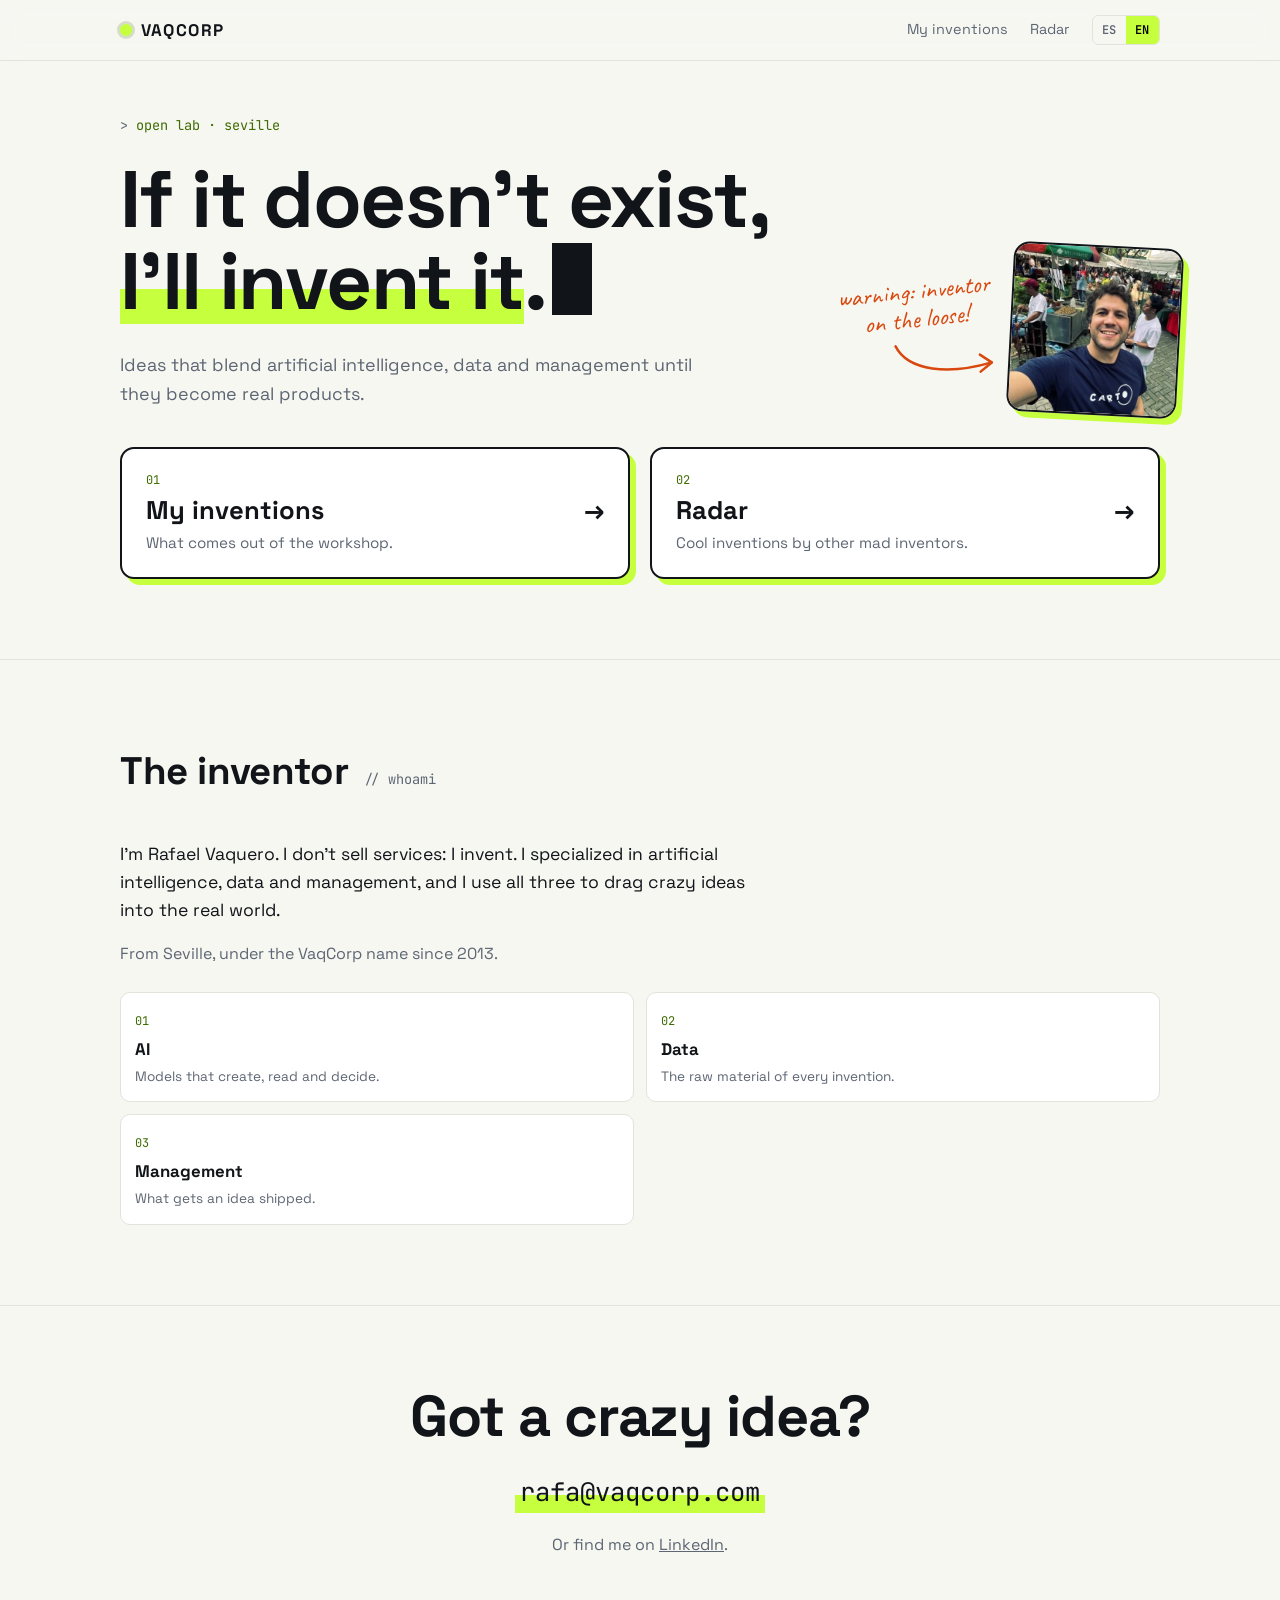
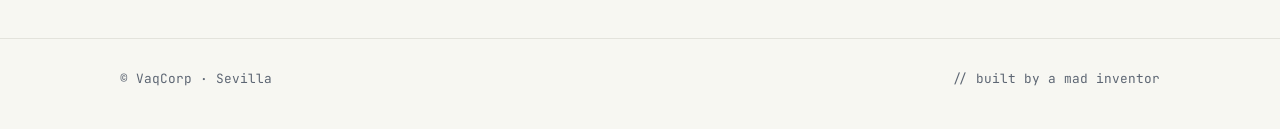
<file: index.html>
<!DOCTYPE html>
<html lang="es" data-lang="es">
<head>
<meta charset="UTF-8" />
<meta name="viewport" content="width=device-width, initial-scale=1.0" />
<title>VaqCorp · Rafael Vaquero</title>
<meta name="description" content="VaqCorp — el laboratorio de Rafael Vaquero. IA, datos y gestión convertidos en inventos." />
<link rel="icon" href="data:image/svg+xml,%3Csvg xmlns=%22http://www.w3.org/2000/svg%22 viewBox=%220 0 16 16%22%3E%3Ccircle cx=%228%22 cy=%228%22 r=%227%22 fill=%22%23c6ff3d%22 stroke=%22%23111418%22 stroke-width=%221.5%22/%3E%3C/svg%3E">
<meta property="og:title" content="VaqCorp · Rafael Vaquero" />
<meta property="og:description" content="Inventos con IA, datos y gestión. / Inventions with AI, data and management." />
<meta property="og:image" content="https://vaqcorp.com/img/rafael.webp" />
<link rel="preconnect" href="https://fonts.googleapis.com">
<link rel="preconnect" href="https://fonts.gstatic.com" crossorigin>
<link href="https://fonts.googleapis.com/css2?family=Space+Grotesk:wght@400;500;700&family=JetBrains+Mono:wght@400;600&family=Caveat:wght@600;700&display=swap" rel="stylesheet">
<link rel="stylesheet" href="site.css">
<link rel="stylesheet" href="home.css">
</head>
<body>
<nav><div class="wrap">
  <a class="logo" href="./"><i></i>VAQCORP</a>
  <div class="links">
    <a href="inventos.html"><span lang="es">Mis inventos</span><span lang="en">My inventions</span></a>
    <a href="radar.html">Radar</a>
    <div class="lang" role="group" aria-label="Idioma / Language">
      <button data-set-lang="es">ES</button><button data-set-lang="en">EN</button>
    </div>
  </div>
</div></nav>

<header class="hero"><div class="wrap">
  <p class="tag mono"><span lang="es">laboratorio abierto · sevilla</span><span lang="en">open lab · seville</span></p>
  <h1><span lang="es">Si no existe, <em>lo invento</em>.</span><span lang="en">If it doesn't exist, <em>I'll invent it</em>.</span><span class="cursor"></span></h1>
  <p class="lede"><span lang="es">Ideas que combinan inteligencia artificial, datos y gestión hasta convertirse en productos reales.</span><span lang="en">Ideas that blend artificial intelligence, data and management until they become real products.</span></p>
  <div class="hero-portrait">
    <div class="note hand" aria-hidden="true">
      <span lang="es">¡cuidado, inventor<br>suelto!</span><span lang="en">warning: inventor<br>on the loose!</span>
      <svg width="110" height="44" viewBox="0 0 110 44" fill="none" stroke="currentColor" stroke-width="2.5" stroke-linecap="round" stroke-linejoin="round"><path d="M10 4 C 20 30, 60 38, 104 30"/><path d="M93 21 L104 30 L92 38"/></svg>
    </div>
    <img class="photo" src="img/rafael.webp" alt="Rafael Vaquero" width="400" height="400">
  </div>
  <div class="hub">
    <a href="inventos.html">
      <span class="mono">01</span>
      <strong><span><span lang="es">Mis inventos</span><span lang="en">My inventions</span></span><span>→</span></strong>
      <p><span lang="es">Lo que sale del taller.</span><span lang="en">What comes out of the workshop.</span></p>
    </a>
    <a href="radar.html">
      <span class="mono">02</span>
      <strong><span>Radar</span><span>→</span></strong>
      <p><span lang="es">Inventos geniales de otros inventores locos.</span><span lang="en">Cool inventions by other mad inventors.</span></p>
    </a>
  </div>
</div></header>

<section id="inventor"><div class="wrap">
  <div class="sec-h"><h2><span lang="es">El inventor</span><span lang="en">The inventor</span></h2><span class="mono">// whoami</span></div>
  <div class="about">
    <div>
      <p><span lang="es">Soy Rafael Vaquero. No vendo servicios: invento. Me especialicé en inteligencia artificial, datos y gestión, y uso las tres cosas para llevar ideas locas hasta el mundo real.</span><span lang="en">I'm Rafael Vaquero. I don't sell services: I invent. I specialized in artificial intelligence, data and management, and I use all three to drag crazy ideas into the real world.</span></p>
      <p class="muted"><span lang="es">Desde Sevilla, bajo el nombre de VaqCorp desde 2013.</span><span lang="en">From Seville, under the VaqCorp name since 2013.</span></p>
      <div class="pillars">
        <div class="pillar"><span class="mono">01</span><h4>AI</h4><p><span lang="es">Modelos que crean, leen y deciden.</span><span lang="en">Models that create, read and decide.</span></p></div>
        <div class="pillar"><span class="mono">02</span><h4><span lang="es">Datos</span><span lang="en">Data</span></h4><p><span lang="es">La materia prima de cada invento.</span><span lang="en">The raw material of every invention.</span></p></div>
        <div class="pillar"><span class="mono">03</span><h4><span lang="es">Gestión</span><span lang="en">Management</span></h4><p><span lang="es">Lo que hace que una idea se lance.</span><span lang="en">What gets an idea shipped.</span></p></div>
      </div>
    </div>
  </div>
</div></section>

<section id="contacto" class="contact"><div class="wrap">
  <h2><span lang="es">¿Tienes una idea loca?</span><span lang="en">Got a crazy idea?</span></h2>
  <a class="mail mono" href="mailto:rafa@vaqcorp.com">rafa@vaqcorp.com</a>
  <p class="sub"><span lang="es">O escríbeme en</span><span lang="en">Or find me on</span> <a href="https://www.linkedin.com/in/rafael-vaquero-4687ab69/" target="_blank" rel="noopener">LinkedIn</a>.</p>
</div></section>

<footer><div class="wrap mono"><span>© VaqCorp · Sevilla</span><span>// built by a mad inventor</span></div></footer>
<script src="site.js"></script>
</body>
</html>
</file>
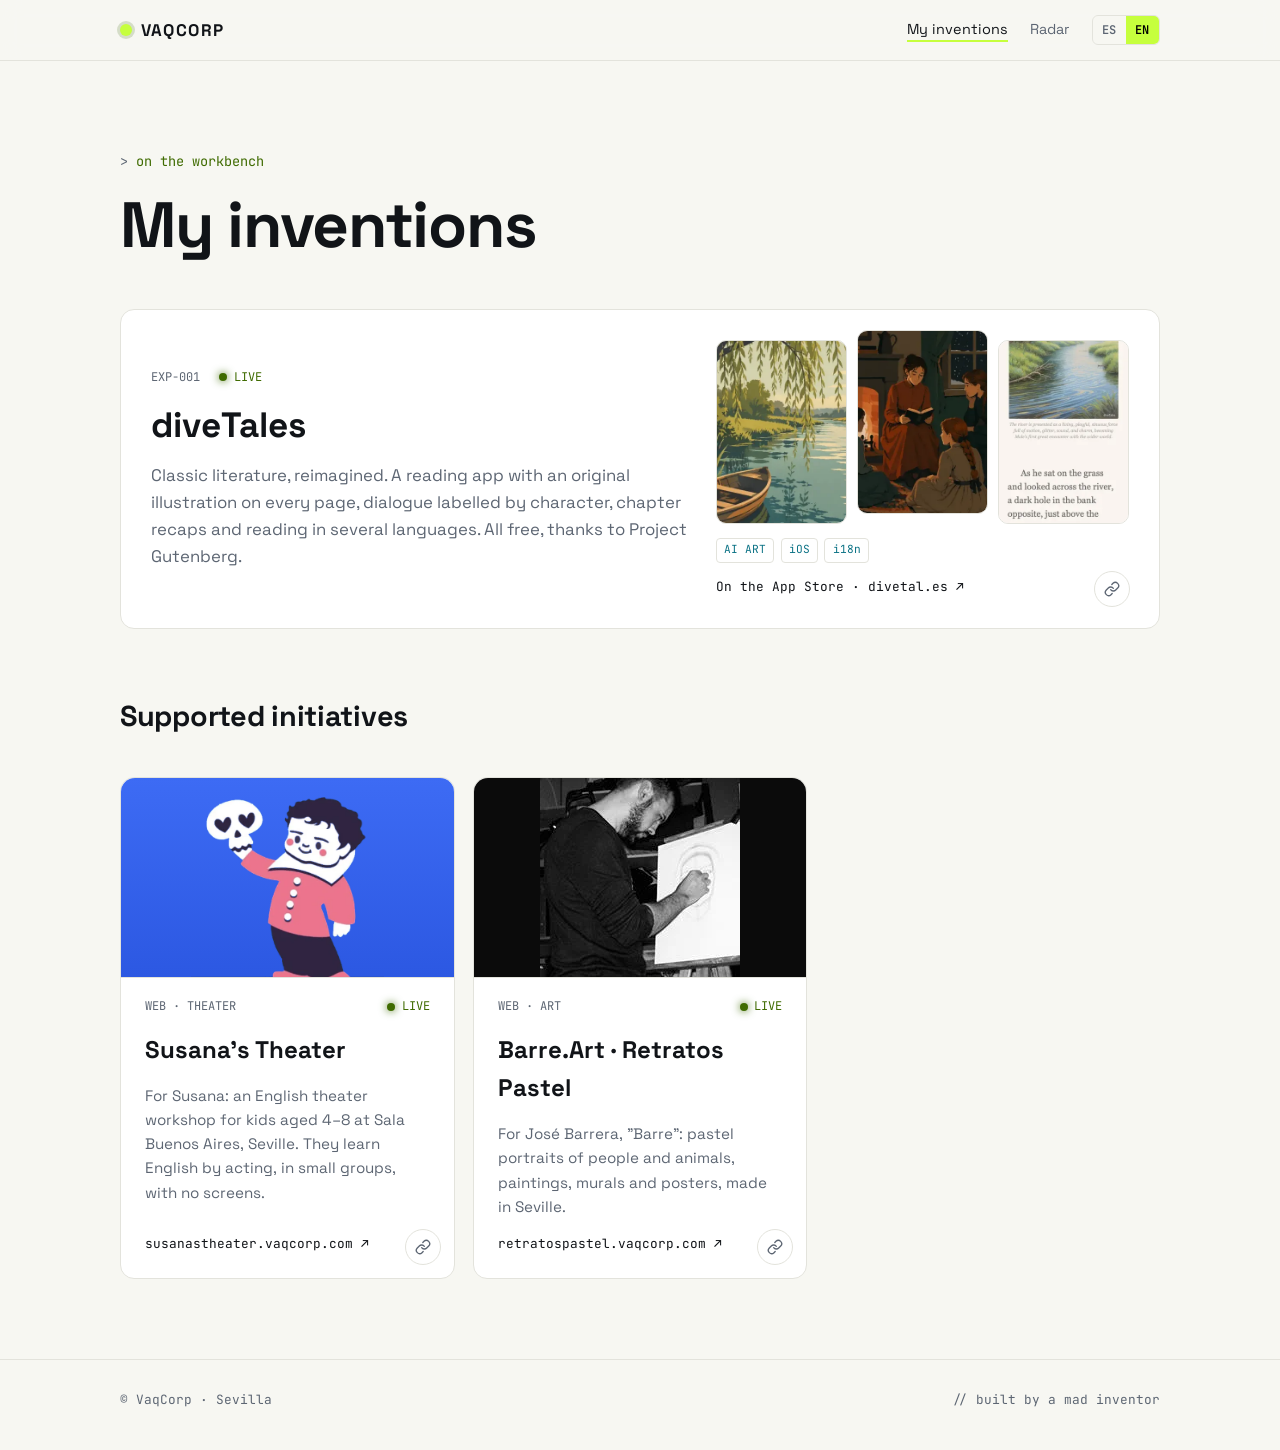
<file: inventos.html>
<!DOCTYPE html>
<html lang="es" data-lang="es">
<head>
<meta charset="UTF-8" />
<meta name="viewport" content="width=device-width, initial-scale=1.0" />
<title>Mis inventos · VaqCorp</title>
<meta name="description" content="Los inventos de Rafael Vaquero y las iniciativas que apoya VaqCorp." />
<meta property="og:title" content="Mis inventos · VaqCorp" />
<meta property="og:description" content="Los inventos de Rafael Vaquero y las iniciativas que apoya VaqCorp. / Rafael Vaquero's inventions and the initiatives VaqCorp supports." />
<meta property="og:image" content="https://vaqcorp.com/img/divetales-1.webp" />
<meta property="og:url" content="https://vaqcorp.com/inventos.html" />
<meta name="twitter:card" content="summary_large_image" />
<link rel="icon" href="data:image/svg+xml,%3Csvg xmlns=%22http://www.w3.org/2000/svg%22 viewBox=%220 0 16 16%22%3E%3Ccircle cx=%228%22 cy=%228%22 r=%227%22 fill=%22%23c6ff3d%22 stroke=%22%23111418%22 stroke-width=%221.5%22/%3E%3C/svg%3E">
<link rel="preconnect" href="https://fonts.googleapis.com">
<link rel="preconnect" href="https://fonts.gstatic.com" crossorigin>
<link href="https://fonts.googleapis.com/css2?family=Space+Grotesk:wght@400;500;700&family=JetBrains+Mono:wght@400;600&display=swap" rel="stylesheet">
<link rel="stylesheet" href="site.css">
</head>
<body>
<nav><div class="wrap">
  <a class="logo" href="./"><i></i>VAQCORP</a>
  <div class="links">
    <a href="inventos.html" aria-current="page"><span lang="es">Mis inventos</span><span lang="en">My inventions</span></a>
    <a href="radar.html">Radar</a>
    <div class="lang" role="group" aria-label="Idioma / Language">
      <button data-set-lang="es">ES</button><button data-set-lang="en">EN</button>
    </div>
  </div>
</div></nav>

<header class="page-head"><div class="wrap">
  <p class="tag mono"><span lang="es">en el banco de pruebas</span><span lang="en">on the workbench</span></p>
  <h1><span lang="es">Mis inventos</span><span lang="en">My inventions</span></h1>
</div></header>

<main><div class="wrap">
  <a class="exp feature" id="divetales" href="https://divetal.es" target="_blank" rel="noopener">
    <div>
      <div class="exp-top mono"><span>EXP-001</span><span class="status live">LIVE</span></div>
      <h3>diveTales</h3>
      <p><span lang="es">Los clásicos de la literatura, reimaginados. Una app de lectura con una ilustración original en cada página, diálogos etiquetados por personaje, resúmenes por capítulo y lectura en varios idiomas. Todo gratis, gracias a Project Gutenberg.</span><span lang="en">Classic literature, reimagined. A reading app with an original illustration on every page, dialogue labelled by character, chapter recaps and reading in several languages. All free, thanks to Project Gutenberg.</span></p>
    </div>
    <div class="feature-side">
      <div class="shots">
        <img src="img/divetales-1.webp" alt="" width="300" height="420" loading="lazy">
        <img src="img/divetales-2.webp" alt="" width="300" height="420" loading="lazy">
        <img src="img/divetales-3.webp" alt="" width="300" height="420" loading="lazy">
      </div>
      <div class="stack mono"><span>AI ART</span><span>iOS</span><span>i18n</span></div>
      <span class="go mono"><span lang="es">Disponible en App Store</span><span lang="en">On the App Store</span> · divetal.es ↗</span>
    </div>
  </a>

  <div class="sec-h sub"><h2><span lang="es">Iniciativas apoyadas</span><span lang="en">Supported initiatives</span></h2></div>
  <div class="exps" style="margin-bottom:80px">
    <a class="exp" id="susanas-theater" href="https://susanastheater.vaqcorp.com" target="_blank" rel="noopener">
      <div class="thumb thumb-susana"><img src="img/susana.webp" alt="" width="480" height="449" loading="lazy"></div>
      <div class="exp-top mono"><span><span lang="es">WEB · TEATRO</span><span lang="en">WEB · THEATER</span></span><span class="status live">LIVE</span></div>
      <h3>Susana's Theater</h3>
      <p><span lang="es">Para Susana: un taller de teatro en inglés para niños de 4 a 8 años en la Sala Buenos Aires de Sevilla. Aprenden inglés actuando, en grupos reducidos y sin pantallas.</span><span lang="en">For Susana: an English theater workshop for kids aged 4–8 at Sala Buenos Aires, Seville. They learn English by acting, in small groups, with no screens.</span></p>
      <span class="go mono">susanastheater.vaqcorp.com ↗</span>
    </a>
    <a class="exp" id="barre-art" href="http://retratospastel.vaqcorp.com" target="_blank" rel="noopener">
      <div class="thumb thumb-barre"><img src="img/barre.webp" alt="José Barrera dibujando un retrato" width="200" height="200" loading="lazy"></div>
      <div class="exp-top mono"><span><span lang="es">WEB · ARTE</span><span lang="en">WEB · ART</span></span><span class="status live">LIVE</span></div>
      <h3>Barre.Art · Retratos Pastel</h3>
      <p><span lang="es">Para José Barrera, «Barre»: retratos al pastel de personas y animales, cuadros, murales y carteles, pintados en Sevilla.</span><span lang="en">For José Barrera, "Barre": pastel portraits of people and animals, paintings, murals and posters, made in Seville.</span></p>
      <span class="go mono">retratospastel.vaqcorp.com ↗</span>
    </a>
  </div>
</div></main>

<footer><div class="wrap mono"><span>© VaqCorp · Sevilla</span><span>// built by a mad inventor</span></div></footer>
<script src="site.js"></script>
<script src="share.js"></script>
</body>
</html>
</file>
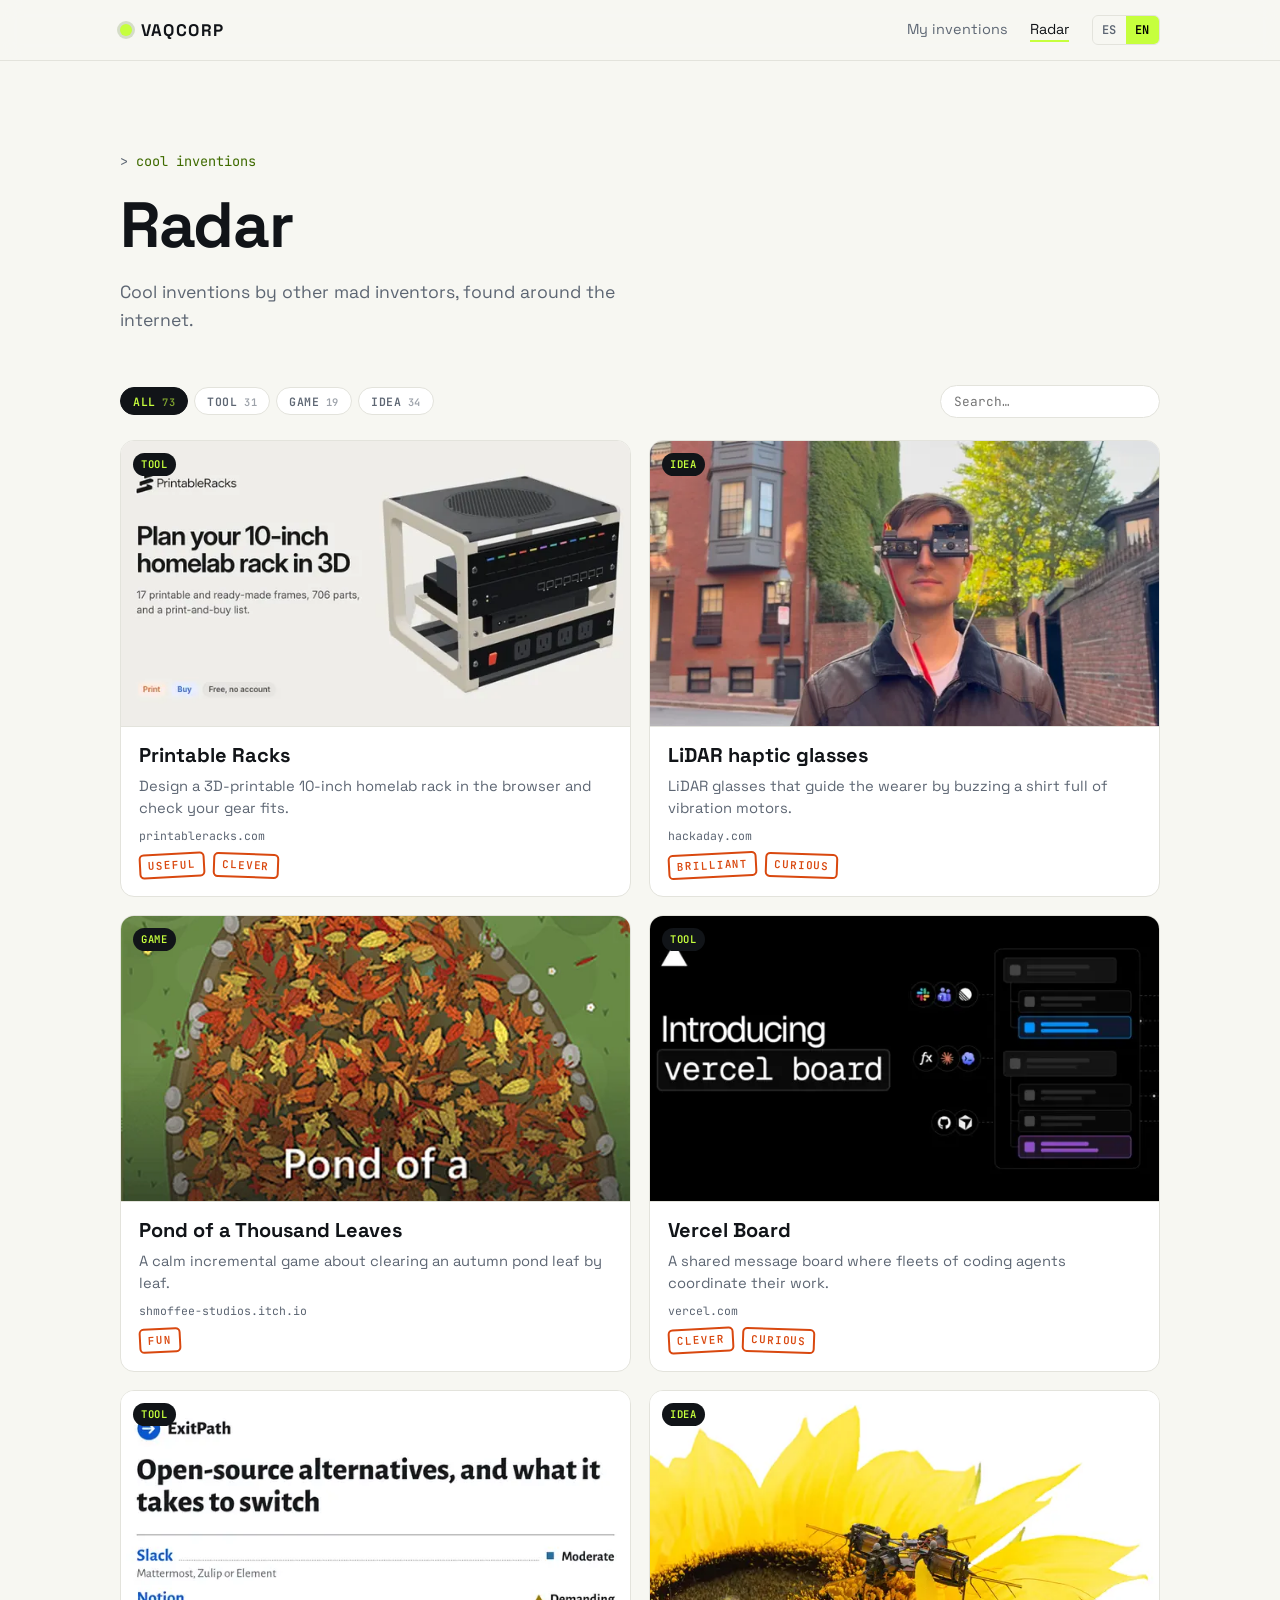
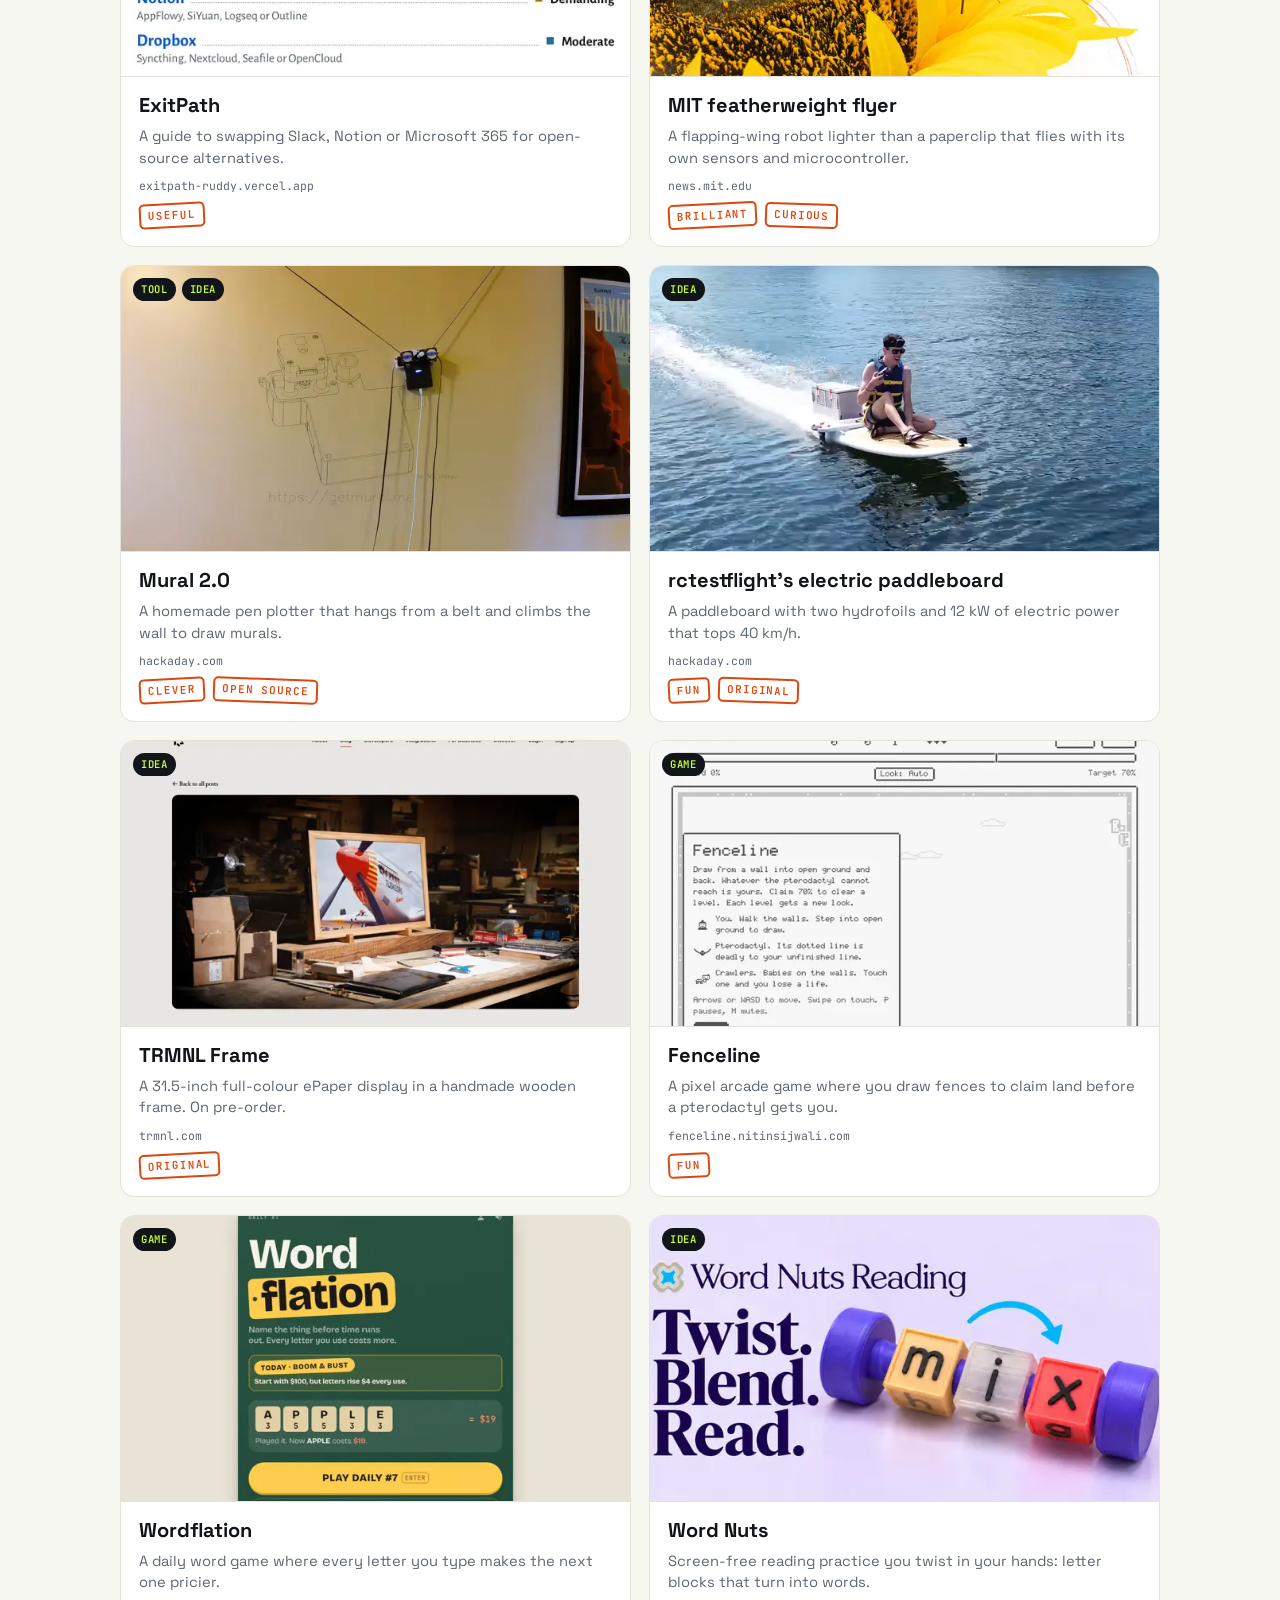
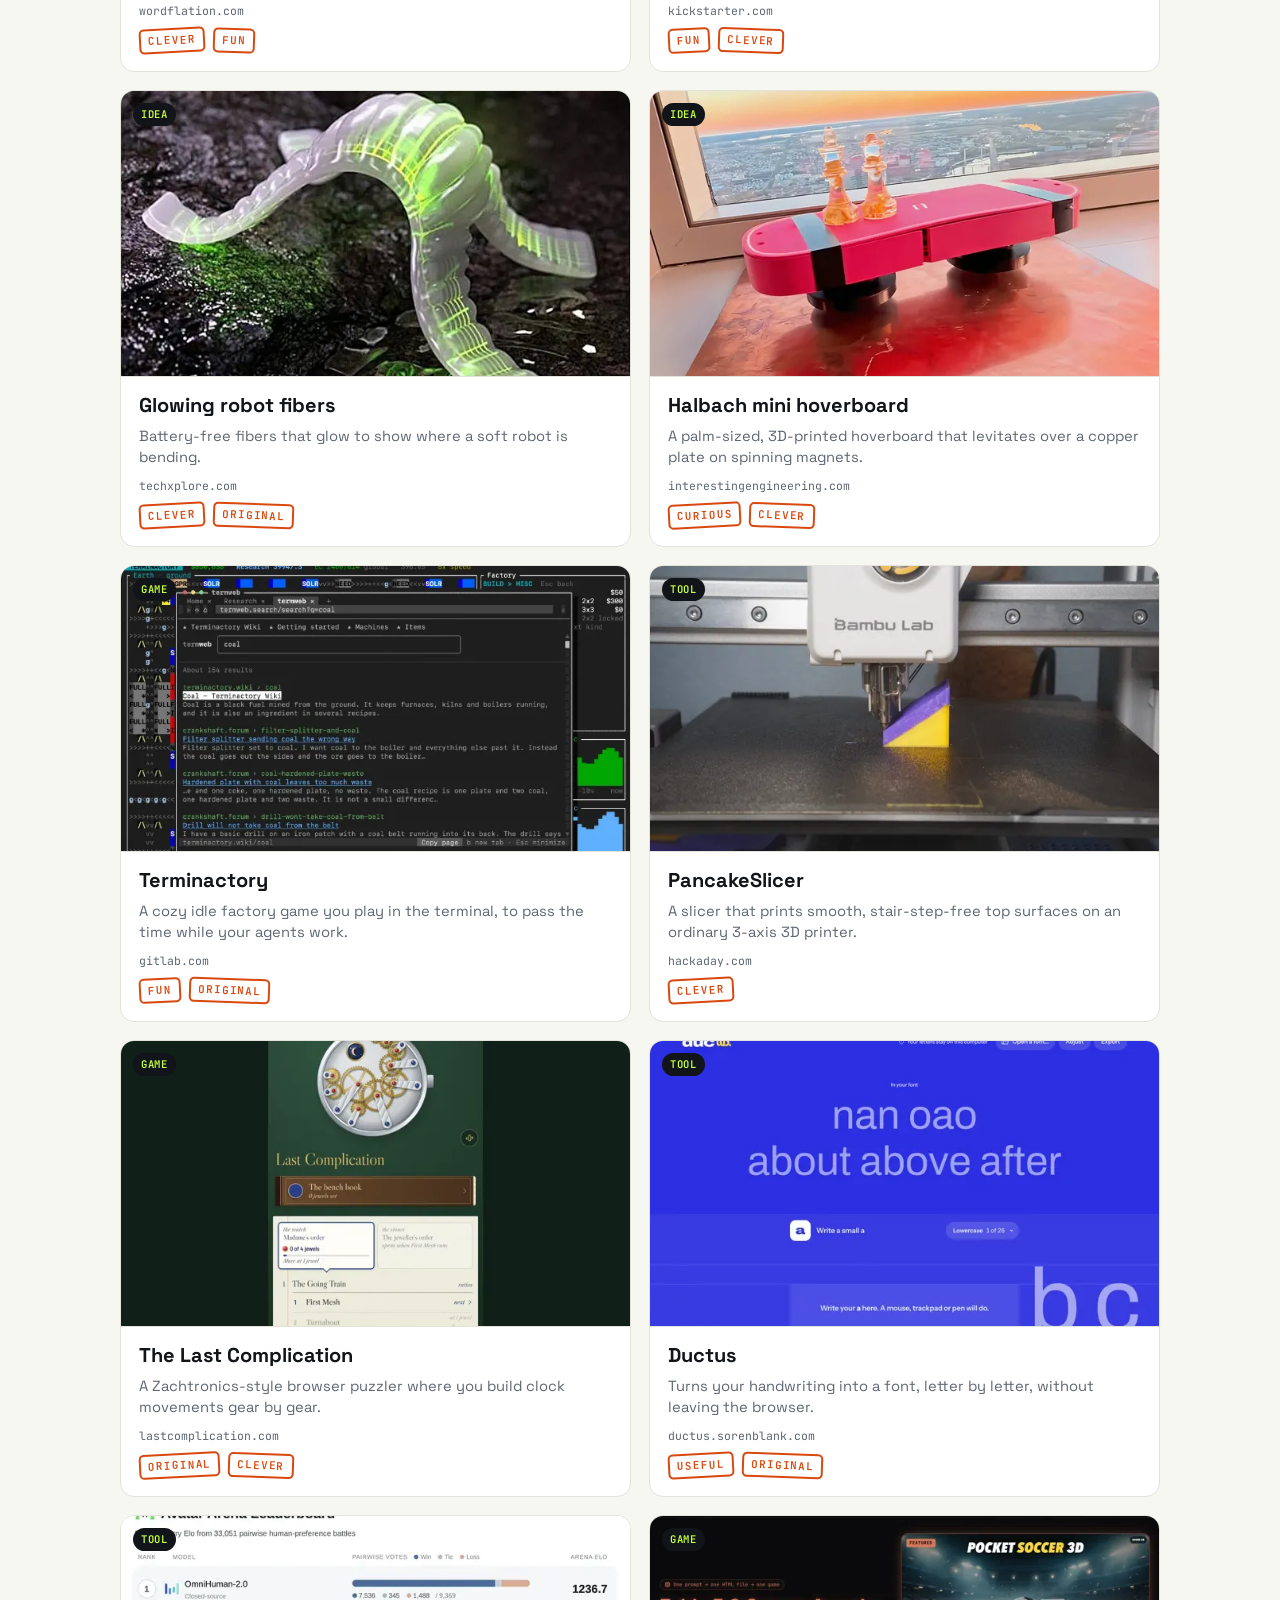
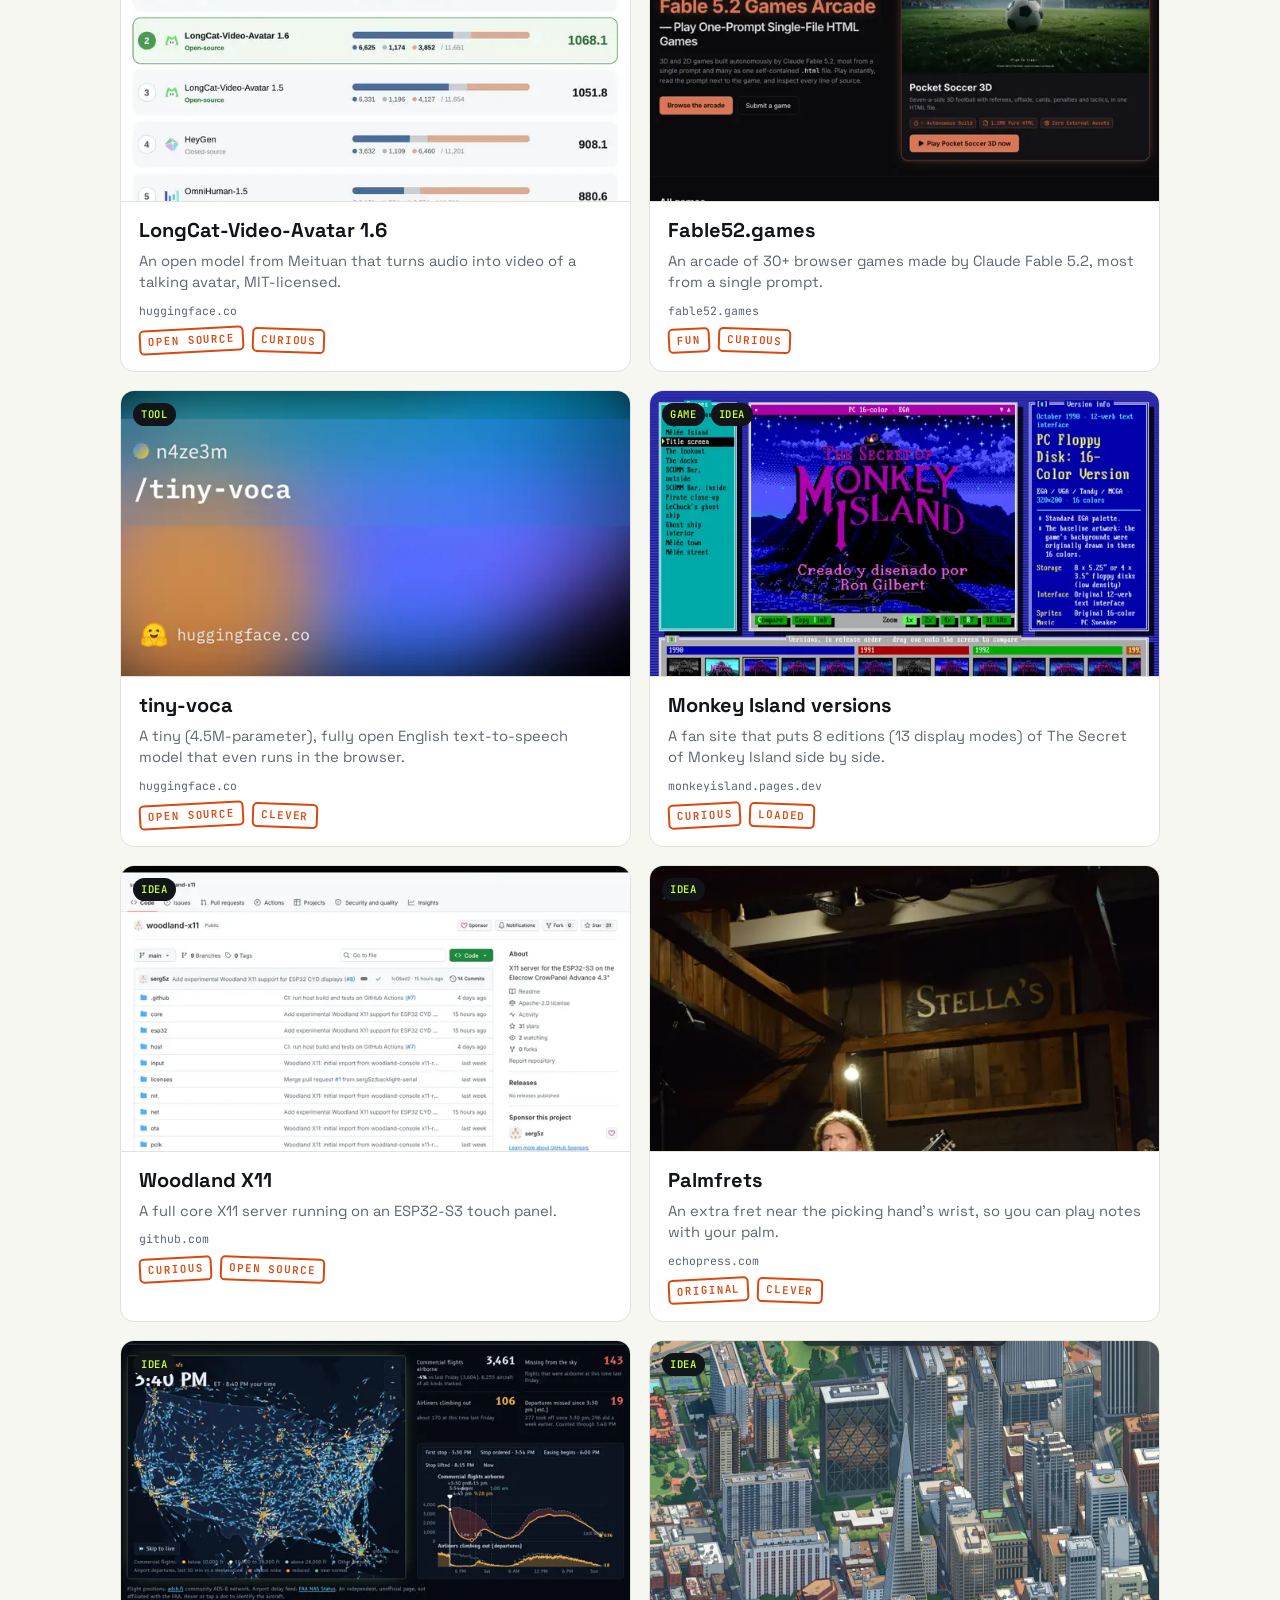
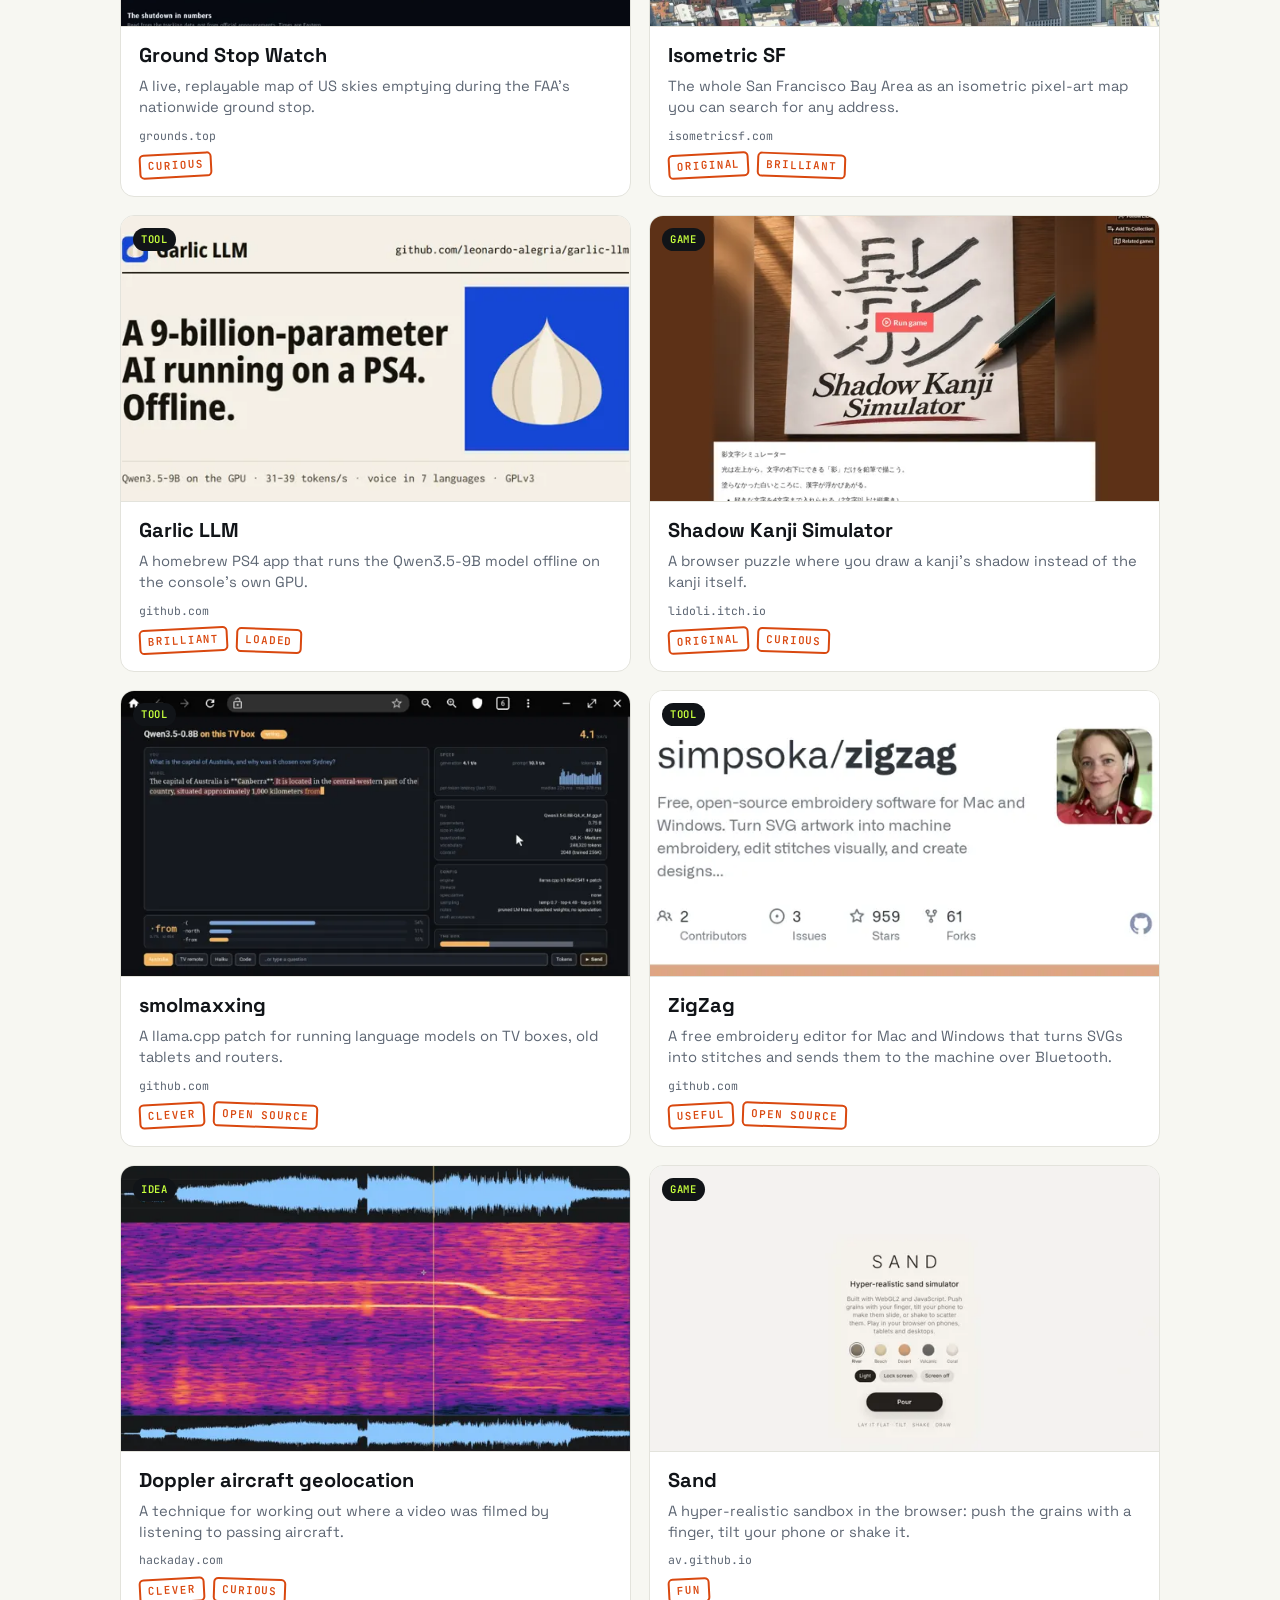
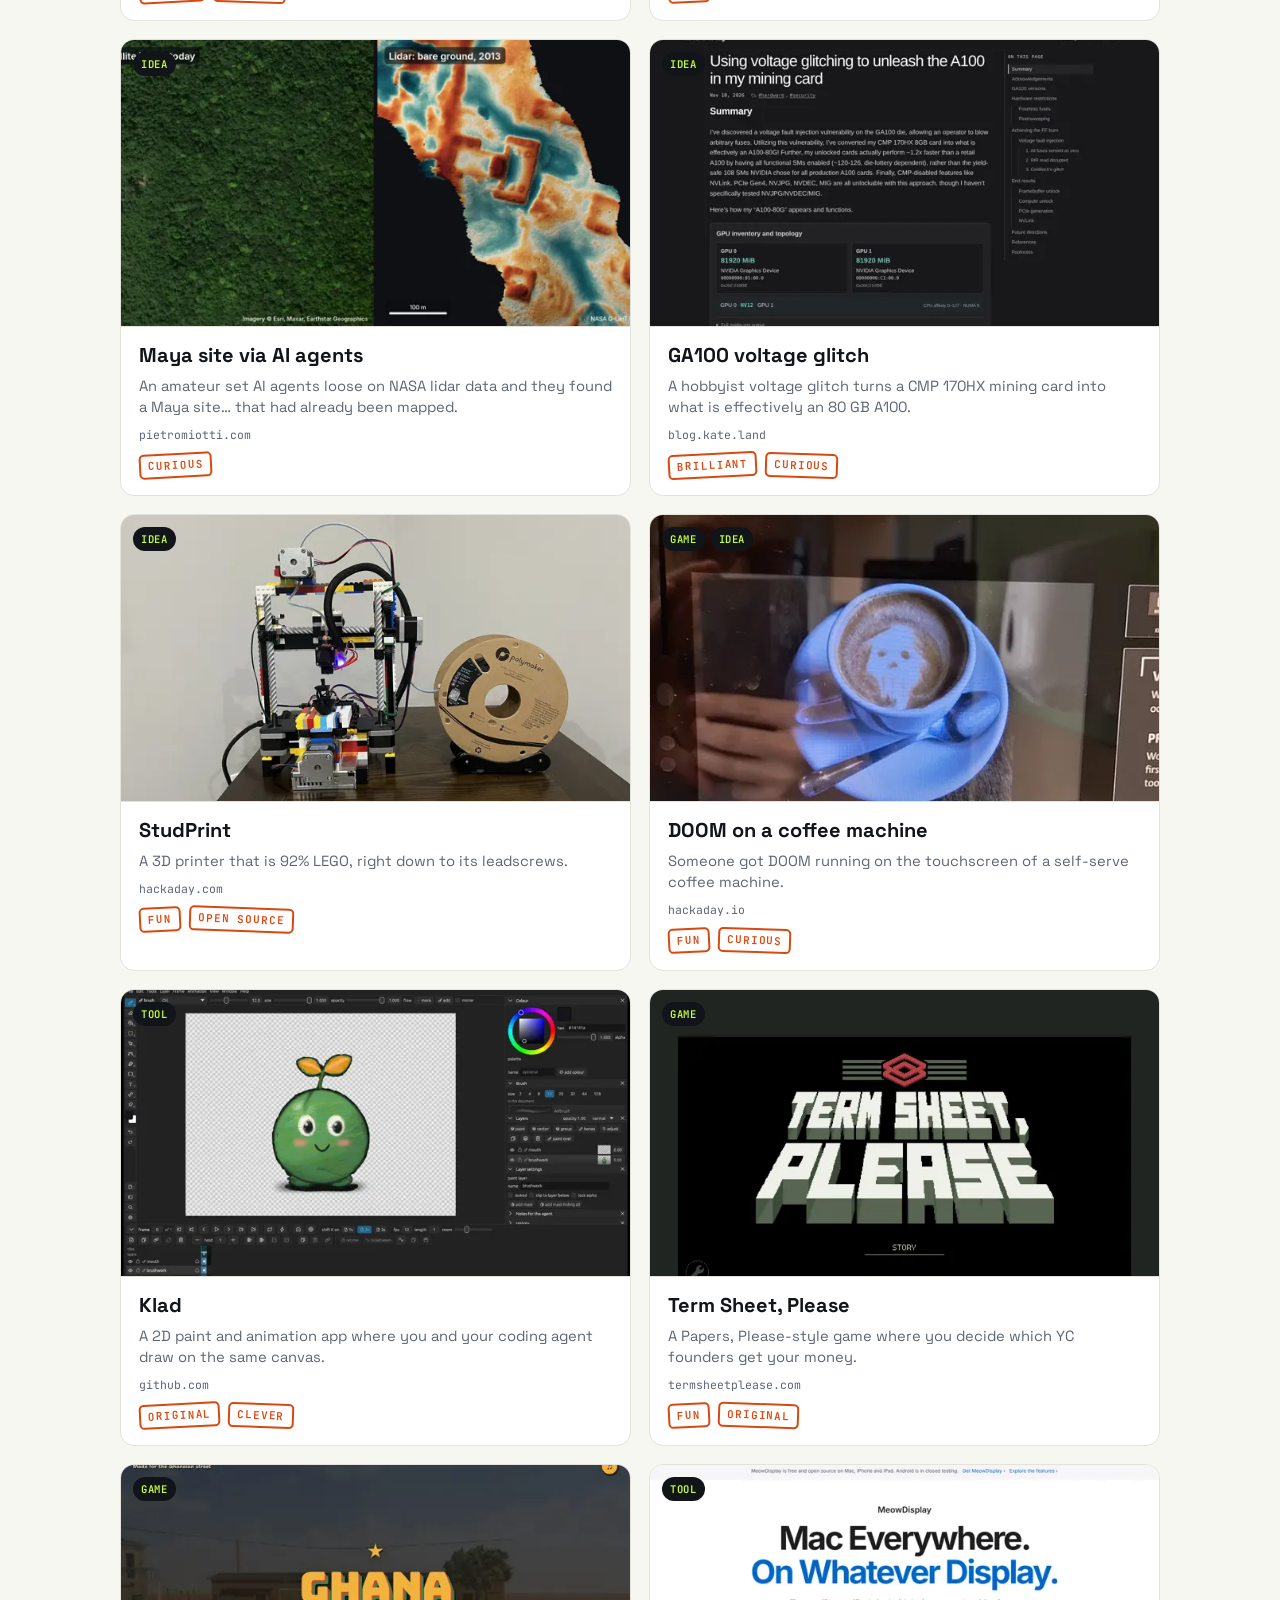
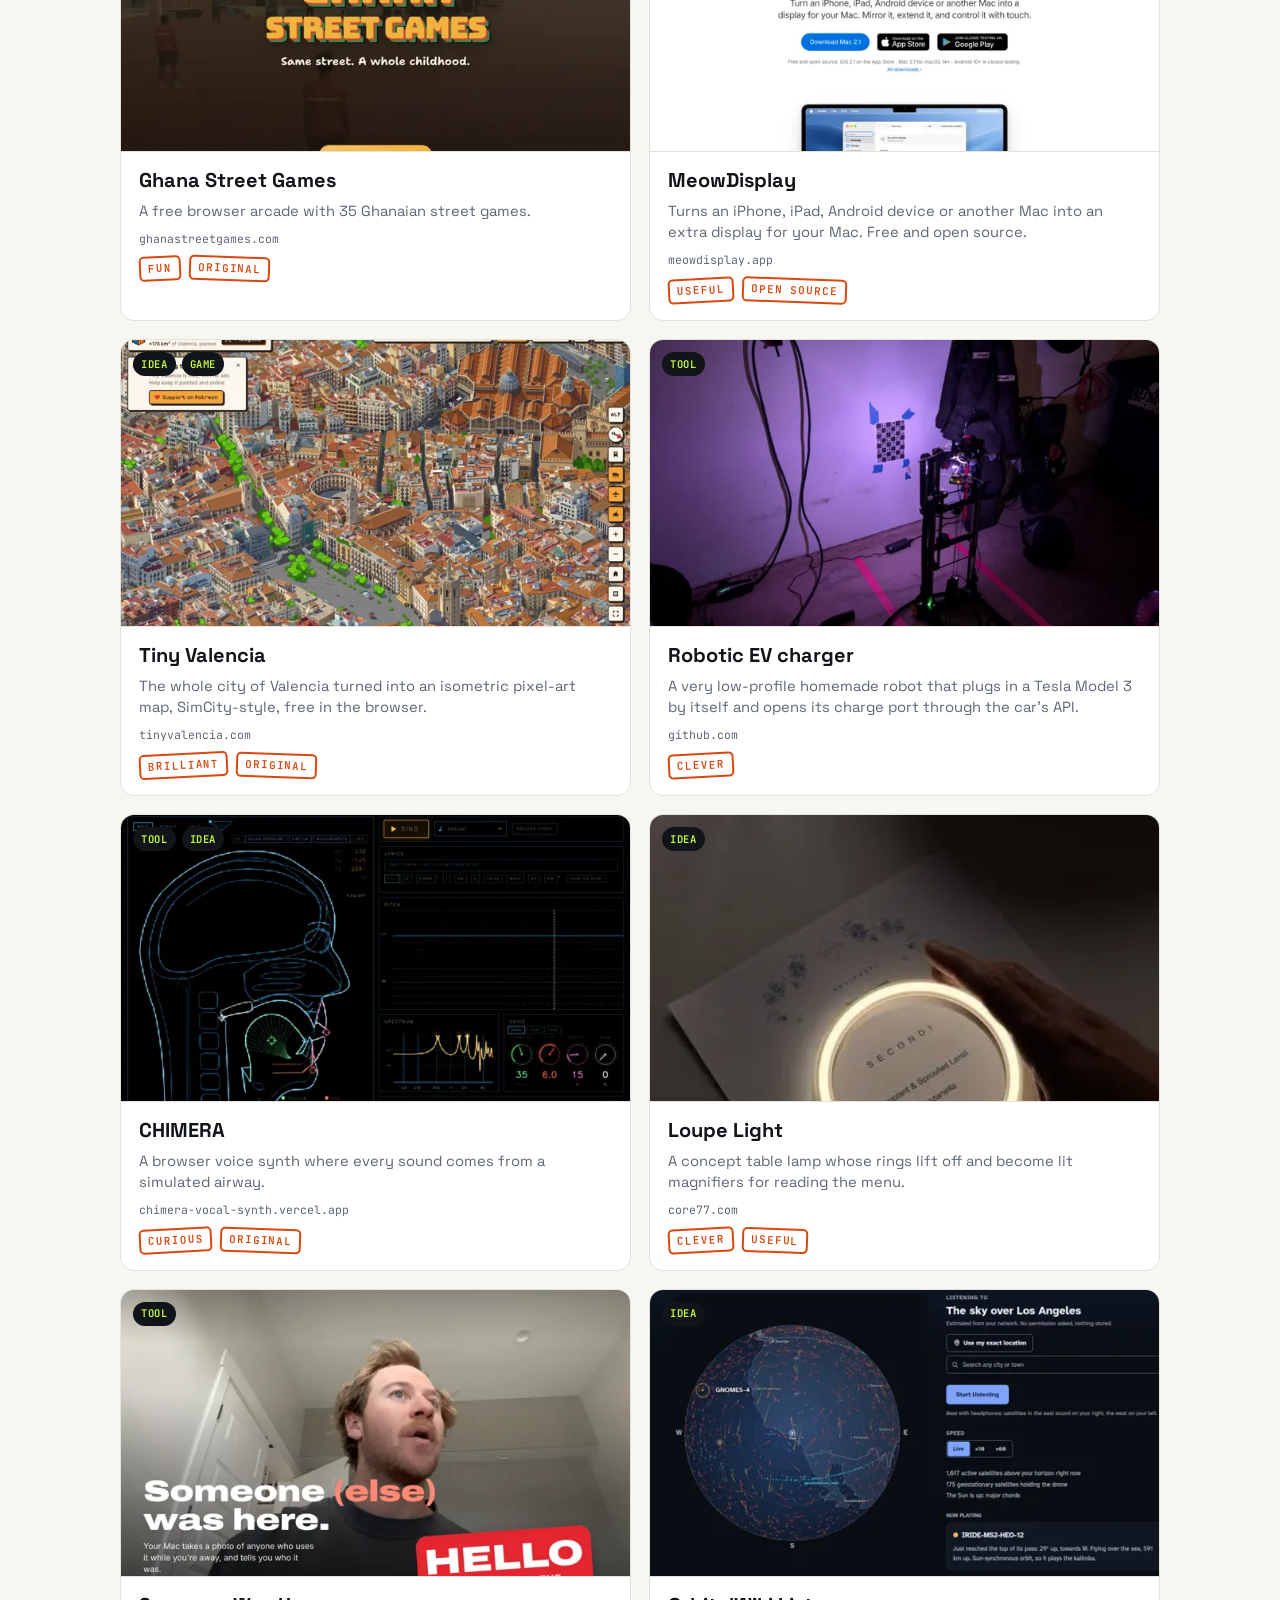
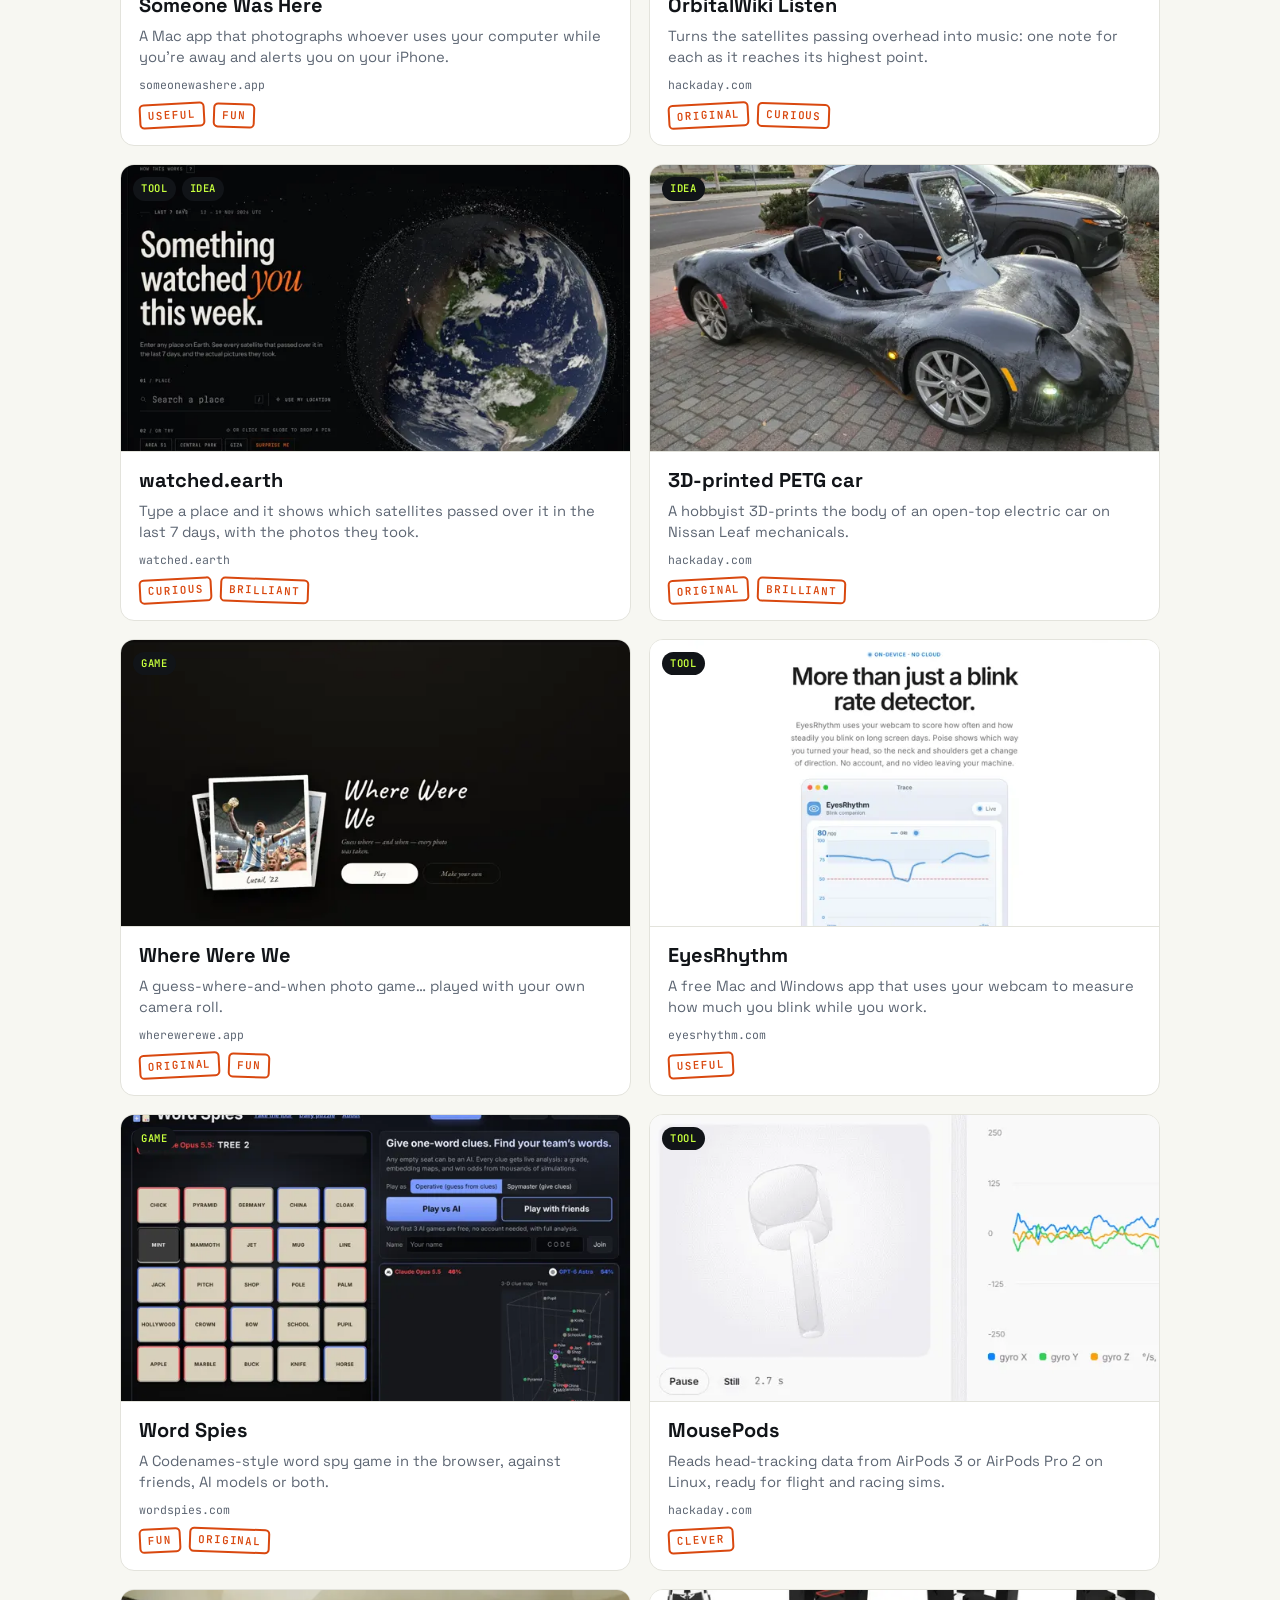
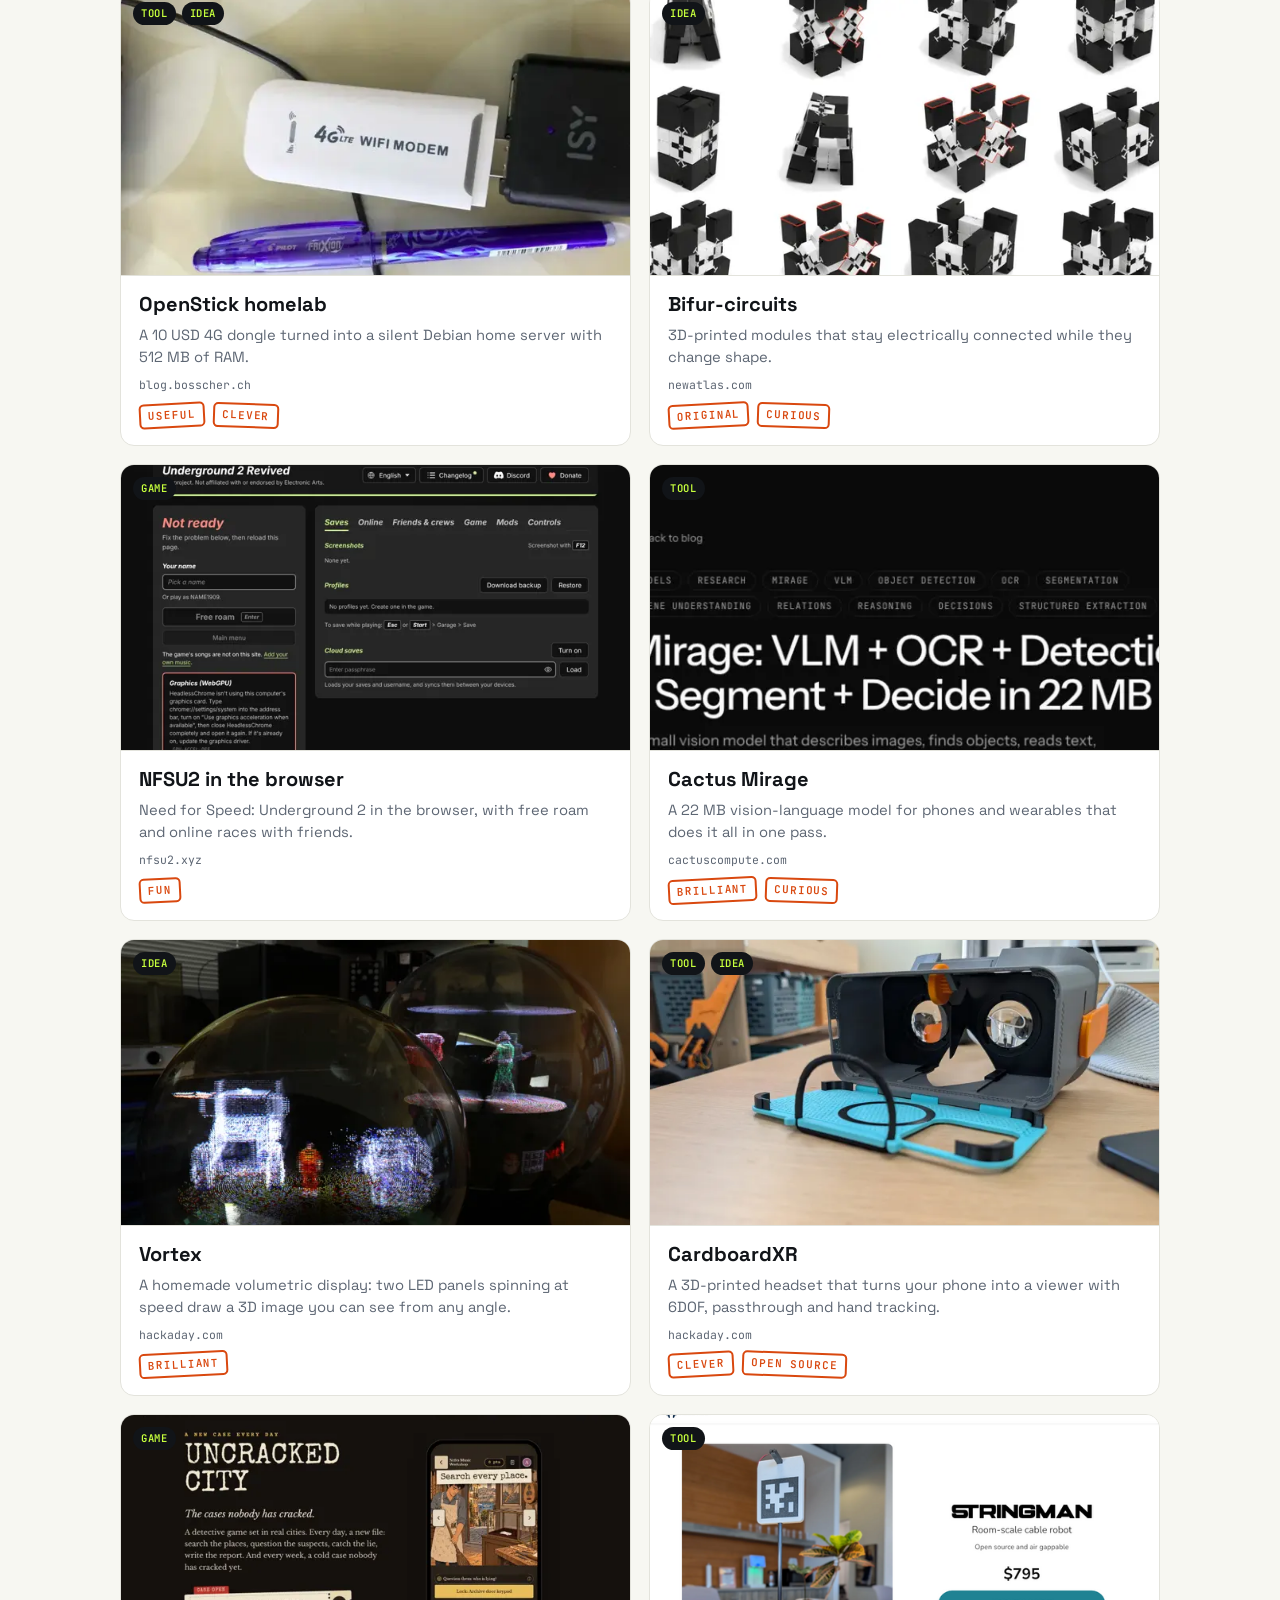
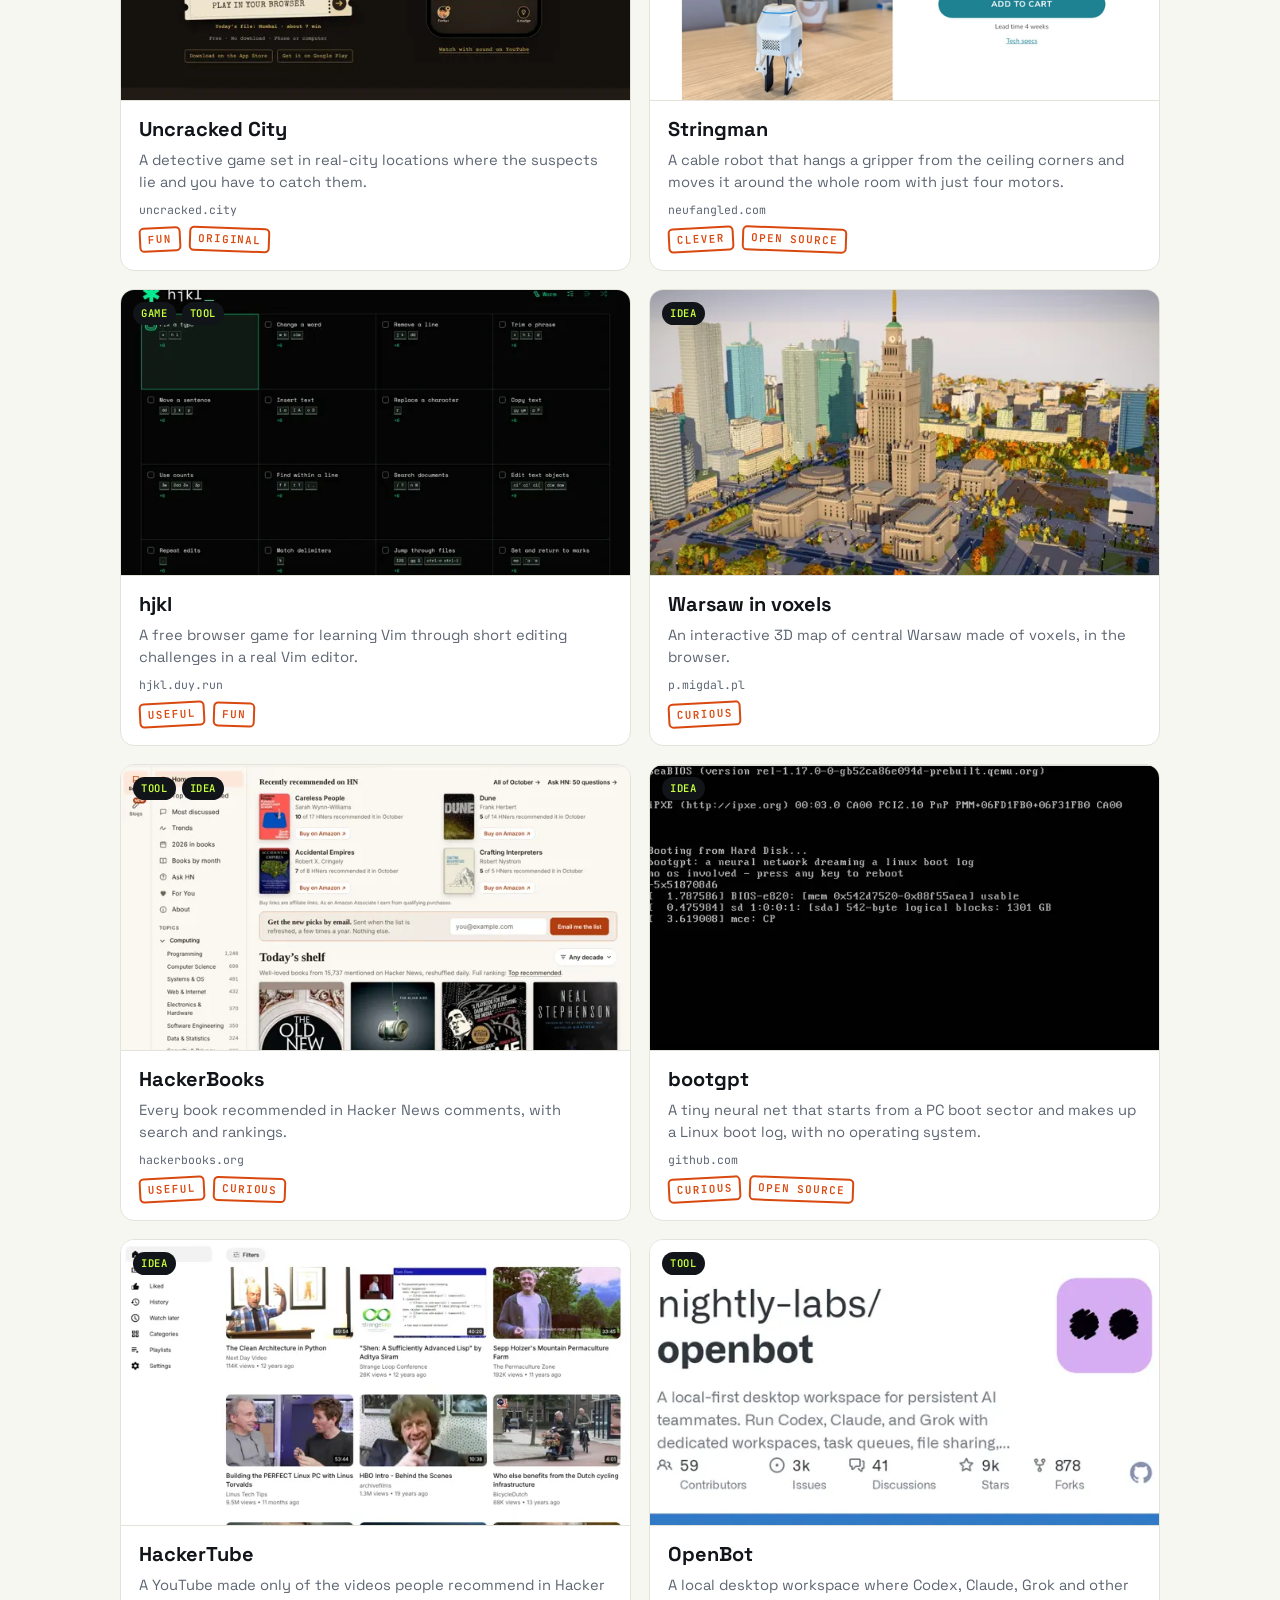
<file: radar.html>
<!DOCTYPE html>
<html lang="es" data-lang="es">
<head>
<meta charset="UTF-8" />
<meta name="viewport" content="width=device-width, initial-scale=1.0" />
<title>Radar · VaqCorp</title>
<meta name="description" content="Radar de VaqCorp: inventos geniales de otros inventores locos." />
<meta property="og:title" content="Radar · VaqCorp" />
<meta property="og:description" content="Inventos geniales de otros inventores locos. / Cool inventions by other mad inventors." />
<meta property="og:image" content="https://vaqcorp.com/img/radar/orca.png" />
<meta property="og:url" content="https://vaqcorp.com/radar.html" />
<meta name="twitter:card" content="summary_large_image" />
<link rel="icon" href="data:image/svg+xml,%3Csvg xmlns=%22http://www.w3.org/2000/svg%22 viewBox=%220 0 16 16%22%3E%3Ccircle cx=%228%22 cy=%228%22 r=%227%22 fill=%22%23c6ff3d%22 stroke=%22%23111418%22 stroke-width=%221.5%22/%3E%3C/svg%3E">
<link rel="preconnect" href="https://fonts.googleapis.com">
<link rel="preconnect" href="https://fonts.gstatic.com" crossorigin>
<link href="https://fonts.googleapis.com/css2?family=Space+Grotesk:wght@400;500;700&family=JetBrains+Mono:wght@400;600&display=swap" rel="stylesheet">
<link rel="stylesheet" href="site.css">
<style>
  /* Grid: 2 columns of compact cards */
  .radar-grid{display:grid;grid-template-columns:repeat(2,minmax(0,1fr));gap:18px}
  .radar-card{display:flex;flex-direction:column;background:var(--bg-2);border:1px solid var(--line);border-radius:14px;overflow:hidden;text-decoration:none;transition:border-color .2s,transform .2s,box-shadow .2s}
  .radar-card:hover{border-color:var(--acc-ink);box-shadow:0 14px 30px -18px rgba(0,0,0,.25);transform:translateY(-3px)}
  .radar-card[hidden]{display:none}
  .radar-thumb{position:relative;aspect-ratio:16/9;overflow:hidden;background:var(--bg);border-bottom:1px solid var(--line)}
  .radar-thumb img{display:block;width:100%;height:100%;object-fit:cover;object-position:50% 20%;transition:transform .4s}
  .radar-card:hover .radar-thumb img{transform:scale(1.04)}
  .radar-thumb .radar-tags{position:absolute;top:12px;left:12px}
  .radar-tags{display:flex;flex-wrap:wrap;gap:6px}
  .radar-tags > span{font-size:.66rem;font-weight:600;letter-spacing:.06em;padding:.2rem .5rem;border-radius:999px;background:var(--text);color:var(--acc)}
  .radar-card-body{padding:16px 18px 18px;display:flex;flex-direction:column;gap:.5rem}
  .radar-card-body h3{font-size:1.25rem;line-height:1.25}
  .radar-card-meta{font-size:.72rem;color:var(--muted)}
  .radar-card-summary{font-size:.92rem;line-height:1.45;color:var(--muted);display:-webkit-box;-webkit-box-orient:vertical;-webkit-line-clamp:2;line-clamp:2;overflow:hidden}
  .stamps{display:flex;flex-wrap:wrap;gap:8px}
  .stamps > span{font-weight:600;font-size:.68rem;letter-spacing:.08em;color:var(--warn);background:rgba(255,255,255,.92);border:2px solid var(--warn);border-radius:5px;padding:.1rem .45rem;transform:rotate(-3deg)}
  .stamps > span:nth-child(even){transform:rotate(2deg)}

  /* Filters: tag chips + search, one row */
  .radar-filters{display:flex;flex-wrap:wrap;gap:10px;align-items:center;justify-content:space-between;margin-bottom:22px}
  .radar-chips{display:flex;flex-wrap:wrap;gap:6px}
  .chip{font-size:.72rem;font-weight:600;letter-spacing:.05em;padding:.35rem .75rem;border:1.5px solid var(--line);border-radius:999px;background:var(--bg-2);color:var(--muted);cursor:pointer}
  .chip small{margin-left:.4rem;font-size:.65rem;opacity:.6}
  .chip:hover{border-color:var(--text);color:var(--text)}
  .chip[aria-pressed="true"]{background:var(--text);border-color:var(--text);color:var(--acc)}
  .radar-filters input{flex:0 1 220px;min-width:0;font-size:.8rem;padding:.45rem .8rem;border:1.5px solid var(--line);border-radius:999px;background:var(--bg-2);color:var(--text)}
  .radar-filters input:focus{outline:none;border-color:var(--text)}

  /* Detail */
  .radar-detail-view{padding-top:28px}
  .radar-back{display:inline-block;font-size:.8rem;color:var(--muted);text-decoration:none;margin-bottom:18px}
  .radar-back:hover{color:var(--text)}
  .radar-detail{position:relative;display:grid;grid-template-columns:minmax(0,1fr) minmax(0,1fr);background:var(--bg-2);border:1px solid var(--line);border-radius:14px;overflow:hidden}
  .radar-detail .radar-thumb{aspect-ratio:auto;min-height:320px;border-bottom:0;border-right:1px solid var(--line)}
  .radar-detail .radar-thumb img{position:absolute;inset:0}
  .radar-detail .radar-thumb .stamps{position:absolute;left:18px;bottom:18px;gap:10px}
  .radar-detail .radar-thumb .stamps > span{font-size:.85rem;border-width:2.5px;padding:.2rem .6rem;transform:rotate(-6deg)}
  .radar-detail .radar-thumb .stamps > span:nth-child(even){transform:rotate(4deg)}
  .radar-detail-body{padding:26px 28px 28px;display:flex;flex-direction:column;gap:.9rem}
  .radar-detail-body h3{font-size:clamp(1.7rem,4vw,2.3rem);line-height:1.15}
  .radar-detail-body p{font-size:1.05rem;max-width:62ch;color:var(--muted)}
  .radar-actions{padding-right:44px;display:flex;align-items:center;flex-wrap:wrap;gap:.8rem 1.2rem;margin-top:.3rem}
  .radar-visit{font-size:.85rem;color:var(--text)}
  .radar-try{font-size:.8rem;font-weight:600;text-decoration:none;padding:.5rem .95rem;border:2px solid var(--text);border-radius:999px;background:var(--acc);box-shadow:3px 3px 0 var(--text);transition:transform .15s,box-shadow .15s}
  .radar-try:hover{transform:translate(-2px,-2px);box-shadow:5px 5px 0 var(--text)}

  @media (max-width:800px){.radar-detail{grid-template-columns:1fr}.radar-detail .radar-thumb{aspect-ratio:16/10;min-height:0;border-right:0;border-bottom:1px solid var(--line)}}
  @media (max-width:640px){
    .radar-grid{gap:10px}
    .radar-card{border-radius:12px}
    .radar-card:hover{transform:none}
    .radar-card .radar-thumb{aspect-ratio:4/3}
    .radar-thumb .radar-tags{top:6px;left:6px;gap:4px}
    .radar-tags > span{font-size:.56rem;padding:.12rem .4rem}
    .radar-card-body{padding:10px 10px 12px;gap:.35rem}
    .radar-card-body h3{font-size:.95rem}
    .radar-card-summary{font-size:.74rem;line-height:1.4;-webkit-line-clamp:4;line-clamp:4}
    .radar-card-meta{font-size:.62rem;overflow:hidden;text-overflow:ellipsis;white-space:nowrap}
    .radar-card .stamps{gap:5px}
    .radar-card .stamps > span{font-size:.55rem;border-width:1.5px;padding:.05rem .3rem}
    .radar-filters input{flex:1 1 100%}
    .radar-detail-body{padding:20px}
  }
</style>
</head>
<body>
<nav><div class="wrap">
  <a class="logo" href="./"><i></i>VAQCORP</a>
  <div class="links">
    <a href="inventos.html"><span lang="es">Mis inventos</span><span lang="en">My inventions</span></a>
    <a href="radar.html" aria-current="page">Radar</a>
    <div class="lang" role="group" aria-label="Idioma / Language">
      <button data-set-lang="es">ES</button><button data-set-lang="en">EN</button>
    </div>
  </div>
</div></nav>

<header class="page-head" id="radar-head"><div class="wrap">
  <p class="tag mono"><span lang="es">inventos geniales</span><span lang="en">cool inventions</span></p>
  <h1>Radar</h1>
  <p class="lede"><span lang="es">Inventos geniales de otros inventores locos, encontrados por internet.</span><span lang="en">Cool inventions by other mad inventors, found around the internet.</span></p>
</div></header>

<main><div class="wrap" style="padding-bottom:80px">
  <div id="radar-grid-view">
    <div class="radar-filters" id="radar-filters" hidden>
      <div class="radar-chips" id="radar-tags" role="group" aria-label="Etiquetas / Tags"></div>
      <input type="search" id="radar-search" class="mono" aria-label="Buscar / Search">
    </div>
    <div class="radar-grid" id="radar-posts"></div>
    <p class="empty mono" id="radar-empty" hidden><span lang="es">// todavía nada en el radar</span><span lang="en">// nothing on the radar yet</span></p>
    <p class="empty mono" id="radar-no-match" hidden><span lang="es">// nada coincide con la búsqueda</span><span lang="en">// nothing matches your search</span></p>
  </div>
  <div class="radar-detail-view" id="radar-detail" hidden>
    <a class="radar-back mono" id="radar-back" href="radar.html"><span lang="es">← Volver al Radar</span><span lang="en">← Back to Radar</span></a>
  </div>
</div></main>

<footer><div class="wrap mono"><span>© VaqCorp · Sevilla</span><span>// built by a mad inventor</span></div></footer>
<script src="site.js"></script>
<script src="share.js"></script>
<script src="radar-filters.js"></script>
<script src="radar.js"></script>
</body>
</html>
</file>
<file: site.css>
/* Shared styles for every VaqCorp page. Page-specific styles live in home.css / inline. */
:root{--bg:#f7f7f2;--bg-2:#ffffff;--line:#e3e3dc;--text:#111418;--muted:#5d6673;--acc:#c6ff3d;--acc-ink:#3f6b00;--acc-2:#0b7285;--warn:#d9480f}
*{box-sizing:border-box;margin:0;padding:0}
html{scroll-behavior:smooth}
body{background:var(--bg);color:var(--text);font-family:'Space Grotesk',system-ui,sans-serif;line-height:1.6;-webkit-font-smoothing:antialiased}
[data-lang="es"] [lang="en"],[data-lang="en"] [lang="es"]{display:none!important}
a{color:inherit}
.wrap{max-width:1080px;margin:0 auto;padding:0 20px}
.mono{font-family:'JetBrains Mono',monospace}
.hand{font-family:'Caveat',cursive}

nav{position:sticky;top:0;z-index:10;backdrop-filter:blur(10px);background:rgba(247,247,242,.85);border-bottom:1px solid var(--line)}
nav .wrap{display:flex;align-items:center;justify-content:space-between;height:60px}
.logo{font-weight:700;letter-spacing:.08em;font-size:1.05rem;text-decoration:none;display:flex;align-items:center;gap:.55rem}
.logo i{width:12px;height:12px;border-radius:50%;background:var(--acc);box-shadow:0 0 0 3px rgba(63,107,0,.18);display:inline-block}
.links{display:flex;gap:1.4rem;align-items:center;font-size:.9rem}
.links a{text-decoration:none;color:var(--muted)} .links a:hover,.links a[aria-current="page"]{color:var(--text)}
.links a[aria-current="page"]{box-shadow:inset 0 -2px 0 var(--acc)}
.lang{display:flex;border:1px solid var(--line);border-radius:6px;overflow:hidden}
.lang button{background:none;border:0;color:var(--muted);font:600 .75rem 'JetBrains Mono',monospace;padding:.35rem .6rem;cursor:pointer}
.lang button[aria-pressed="true"]{background:var(--acc);color:#000}
@media (max-width:640px){.links a{display:none}}

.tag{color:var(--acc-ink);font-size:.85rem;margin-bottom:1.2rem}
.tag::before{content:"> ";color:var(--muted)}
.page-head{padding:clamp(50px,10vh,100px) 0 50px}
.page-head h1{font-size:clamp(2.2rem,6vw,4rem);line-height:1.05;letter-spacing:-.02em}
.page-head .lede{margin-top:1.2rem;max-width:52ch;color:var(--muted);font-size:1.1rem}
.empty{color:var(--muted)}

section{padding:80px 0;border-top:1px solid var(--line)}
.sec-h{display:flex;align-items:baseline;gap:1rem;margin-bottom:2.4rem;flex-wrap:wrap}
.sec-h h2{font-size:clamp(1.7rem,4vw,2.4rem);letter-spacing:-.01em}
.sec-h > span{color:var(--muted);font-size:.85rem}
.sec-h.sub{margin-top:64px}
.sec-h.sub h2{font-size:clamp(1.4rem,3vw,1.8rem)}

.exps{display:grid;grid-template-columns:repeat(auto-fill,minmax(290px,1fr));gap:18px}
.exp{background:var(--bg-2);border:1px solid var(--line);border-radius:14px;padding:24px;display:flex;flex-direction:column;gap:.9rem;text-decoration:none;transition:border-color .2s,transform .2s}
a.exp:hover{border-color:var(--acc-ink);box-shadow:0 14px 30px -18px rgba(0,0,0,.25);transform:translateY(-3px)}
.exp-top{display:flex;justify-content:space-between;font-size:.75rem;color:var(--muted)}
.status{display:flex;align-items:center;gap:.4rem}
.status::before{content:"";width:8px;height:8px;border-radius:50%;background:currentColor;box-shadow:0 0 8px currentColor}
.live{color:var(--acc-ink)} .wip{color:var(--warn)}
.exp h3{font-size:1.5rem}
.exp p{color:var(--muted);font-size:.95rem;flex:1}
.exp .stack{display:flex;flex-wrap:wrap;gap:.4rem}
.exp .stack > span{font-size:.7rem;border:1px solid var(--line);border-radius:4px;padding:.15rem .45rem;color:var(--acc-2)}
.exp .go{font-size:.8rem;color:var(--text)}
.exp.feature{display:grid;grid-template-columns:minmax(0,1.3fr) minmax(0,1fr);gap:28px;align-items:center;padding:30px}
.exp.feature .exp-top{justify-content:flex-start;gap:1.2rem}
.exp.feature h3{font-size:2.2rem;margin:.6rem 0}
.exp.feature p{font-size:1.05rem;max-width:58ch}
.feature-side{display:flex;flex-direction:column;gap:.9rem;align-items:flex-start}
.shots{display:flex;gap:10px;width:100%}
.shots img{flex:1 1 0;width:0;min-width:0;height:auto;aspect-ratio:5/7;object-fit:cover;border-radius:10px;border:1px solid var(--line)}
.shots img:nth-child(2){transform:translateY(-10px)}
.thumb{margin:-24px -24px .3rem;height:200px;overflow:hidden;border-radius:14px 14px 0 0;border-bottom:1px solid var(--line);background:var(--bg)}
.thumb img{display:block;width:100%;height:100%;transition:transform .4s}
.thumb img.cover{object-fit:cover;object-position:50% 30%}
.thumb-barre{background:#0b0b0b;display:grid;place-items:center}
.thumb-barre img{width:200px;height:200px;object-fit:cover}
.thumb-susana{background:linear-gradient(180deg,#3d6bf4,#2c58e2);display:grid;place-items:end center}
.thumb-susana img{width:auto;height:180px;object-fit:contain}
a.exp:hover .thumb img{transform:scale(1.04)}
.exp[id]{scroll-margin-top:80px}
.exp:target{border-color:var(--acc-ink);box-shadow:0 0 0 3px var(--acc)}

/* Share button + menu (share.js), pinned to the card's bottom-right corner */
.share-host{position:relative;display:grid}
.share-button{position:absolute;right:14px;bottom:14px;z-index:2;display:grid;place-items:center;width:36px;height:36px;border:1.5px solid var(--line);border-radius:50%;background:var(--bg-2);color:var(--muted);cursor:pointer;transition:color .15s,border-color .15s}
.share-button:hover,.share-button[aria-expanded="true"]{color:var(--text);border-color:var(--text)}
.share-menu{position:absolute;right:14px;bottom:58px;z-index:5;display:flex;flex-direction:column;min-width:170px;padding:6px;background:var(--bg-2);border:1.5px solid var(--text);border-radius:12px;box-shadow:4px 4px 0 var(--text)}
.share-host:has(> .feature) .share-button{right:30px;bottom:22px}
.share-host:has(> .feature) .share-menu{right:30px;bottom:66px}
.share-menu[hidden]{display:none}
.share-menu a,.share-menu button{font:inherit;font-size:.8rem;text-align:left;text-decoration:none;color:var(--text);background:none;border:0;border-radius:8px;padding:.45rem .7rem;cursor:pointer}
.share-menu a:hover,.share-menu button:hover{background:var(--acc)}
@media (max-width:760px){.exp.feature{grid-template-columns:1fr}}

footer{padding:30px 0 40px;color:var(--muted);font-size:.8rem;border-top:1px solid var(--line)}
footer .wrap{display:flex;justify-content:space-between;flex-wrap:wrap;gap:.6rem}
</file>
<file: home.css>
/* Home page only: hero, section buttons, about, contact. */
.hero{padding:clamp(36px,6vh,70px) 0 80px}
.hero .wrap{position:relative}
.hero .tag{margin-bottom:1.4rem}
h1{font-size:clamp(2.4rem,7vw,5rem);line-height:1.02;font-weight:700;letter-spacing:-.02em;max-width:14ch}
h1 em{font-style:normal;background:linear-gradient(transparent 58%,var(--acc) 58%,var(--acc) 92%,transparent 92%)}
.cursor{display:inline-block;width:.5em;height:.9em;background:var(--text);vertical-align:-.08em;margin-left:.08em;animation:blink 1.1s steps(1) infinite}
@keyframes blink{50%{opacity:0}}
.lede{margin-top:1.8rem;max-width:52ch;color:var(--muted);font-size:1.12rem}
.hero-portrait{position:absolute;right:0;top:130px;display:flex;align-items:center;gap:16px}
.note{transform:rotate(-6deg);color:var(--warn);font-size:1.6rem;line-height:1.1;text-align:center}
.note svg{display:block;margin:.4rem 0 0 auto}
.photo{width:170px;height:170px;object-fit:cover;border-radius:16px;border:2px solid var(--text);box-shadow:6px 6px 0 var(--acc);transform:rotate(3deg);display:block}
@media (max-width:1000px){.hero-portrait{position:static;margin-top:2rem;flex-direction:row-reverse;justify-content:flex-end}.note{transform:rotate(-3deg);text-align:left}.note svg{display:none}.photo{width:110px;height:110px}}

.hub{display:grid;grid-template-columns:repeat(2,1fr);gap:20px;margin-top:2.4rem}
@media (max-width:760px){.hub{grid-template-columns:1fr}}
.hub a{display:flex;flex-direction:column;gap:.4rem;padding:22px 24px;background:var(--bg-2);border:2px solid var(--text);border-radius:14px;box-shadow:6px 6px 0 var(--acc);text-decoration:none;transition:transform .15s,box-shadow .15s}
.hub a:hover{transform:translate(-3px,-3px);box-shadow:9px 9px 0 var(--acc)}
.hub .mono{font-size:.75rem;color:var(--acc-ink)}
.hub strong{font-size:1.6rem;line-height:1.1;display:flex;justify-content:space-between;align-items:baseline}
.hub p{color:var(--muted);font-size:.95rem}

.about p{font-size:1.1rem;margin-bottom:1rem;max-width:60ch}
.about p.muted{color:var(--muted);font-size:1rem}
.pillars{display:grid;grid-template-columns:repeat(2,1fr);gap:12px;margin-top:1.6rem}
@media (max-width:560px){.pillars{grid-template-columns:1fr}}
.pillar{border:1px solid var(--line);border-radius:10px;padding:14px;background:var(--bg-2)}
.pillar .mono{color:var(--acc-ink);font-size:.75rem}
.pillar h4{margin:.2rem 0 .2rem;font-size:1.05rem}
.pillar p{font-size:.85rem;color:var(--muted);margin:0}

.contact{text-align:center}
.contact h2{font-size:clamp(2rem,6vw,3.6rem);letter-spacing:-.02em;line-height:1.05}
.contact .mail{display:inline-block;margin-top:1.6rem;font-size:clamp(1.1rem,3.4vw,1.6rem);color:var(--text);text-decoration:none;background:linear-gradient(transparent 55%,var(--acc) 55%);padding:0 .2em}
.contact .sub{margin-top:1.2rem;color:var(--muted)}
</file>
